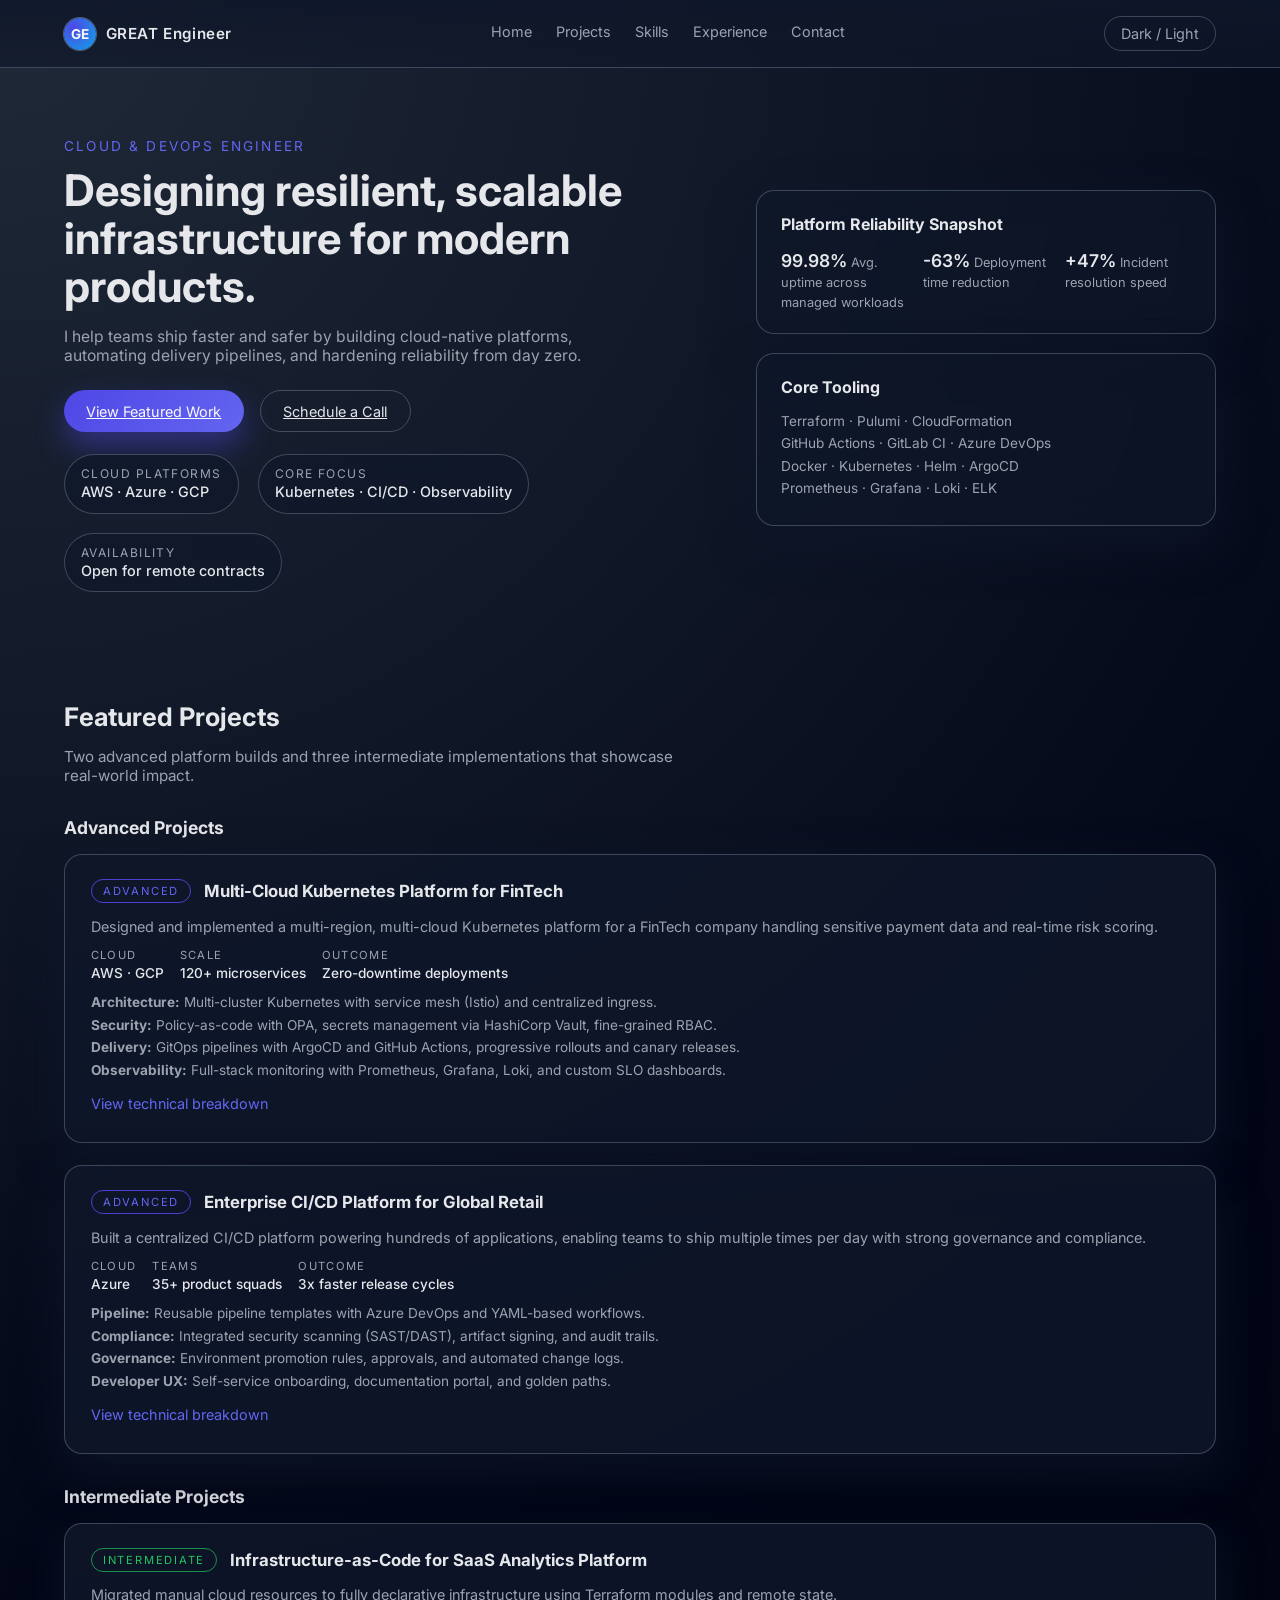
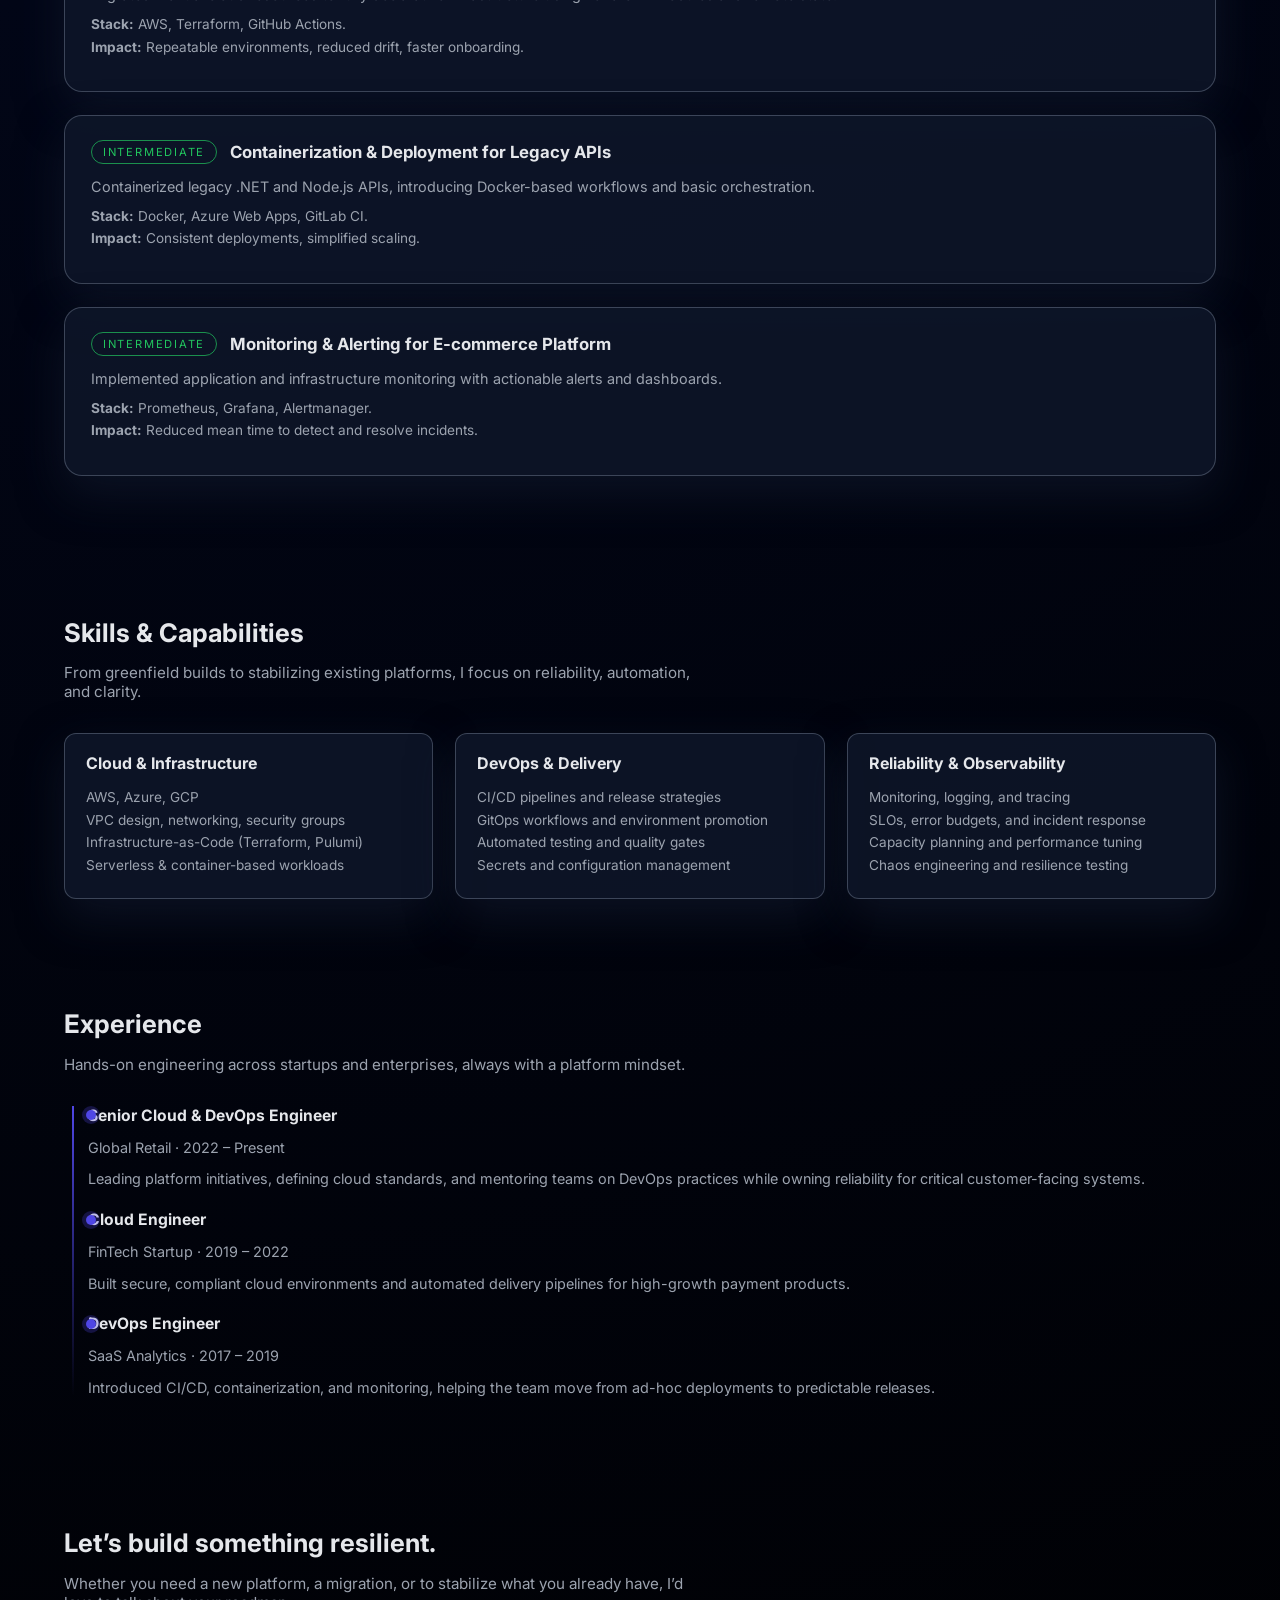
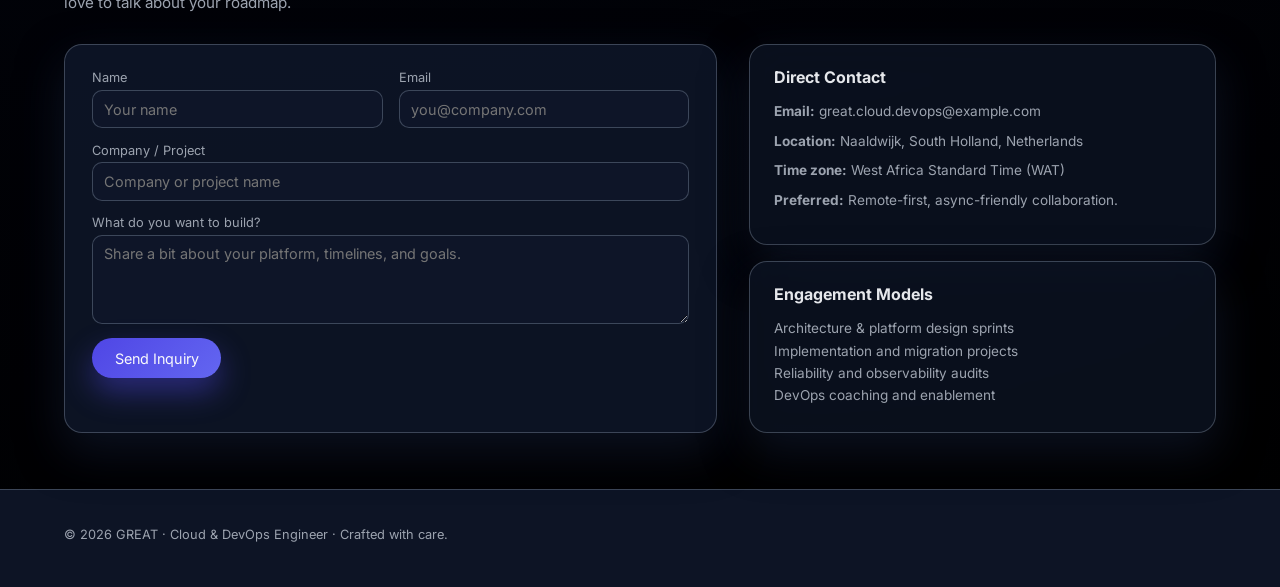
<file: frontend/index.html>
<!DOCTYPE html>
<html lang="en">
<head>
  <meta charset="UTF-8" />
  <meta name="viewport" content="width=device-width, initial-scale=1.0" />
  <title>Cloud & DevOps Engineer | Portfolio</title>
  <link rel="stylesheet" href="style.css" />
  <link rel="preconnect" href="https://fonts.googleapis.com">
  <link rel="preconnect" href="https://fonts.gstatic.com" crossorigin>
  <link href="https://fonts.googleapis.com/css2?family=Inter:wght@300;400;500;600;700&display=swap" rel="stylesheet">
</head>
<body>
  <div class="page-gradient"></div>

  <header class="navbar">
    <div class="logo">
      <span class="logo-mark">GE</span>
      <span class="logo-text">GREAT Engineer</span>
    </div>
    <nav>
      <a href="#hero">Home</a>
      <a href="#projects">Projects</a>
      <a href="#skills">Skills</a>
      <a href="#experience">Experience</a>
      <a href="#contact">Contact</a>
    </nav>
    <button class="btn-outline" id="themeToggle">Dark / Light</button>
  </header>

  <section id="hero" class="hero">
    <div class="hero-content">
      <p class="hero-tag">Cloud & DevOps Engineer</p>
      <h1>Designing resilient, scalable infrastructure for modern products.</h1>
      <p class="hero-sub">
        I help teams ship faster and safer by building cloud-native platforms, automating delivery pipelines,
        and hardening reliability from day zero.
      </p>
      <div class="hero-actions">
        <a href="#projects" class="btn-primary">View Featured Work</a>
        <a href="#contact" class="btn-ghost">Schedule a Call</a>
      </div>
      <div class="hero-meta">
        <div class="meta-item">
          <span class="meta-label">Cloud Platforms</span>
          <span class="meta-value">AWS · Azure · GCP</span>
        </div>
        <div class="meta-item">
          <span class="meta-label">Core Focus</span>
          <span class="meta-value">Kubernetes · CI/CD · Observability</span>
        </div>
        <div class="meta-item">
          <span class="meta-label">Availability</span>
          <span class="meta-value">Open for remote contracts</span>
        </div>
      </div>
    </div>
    <div class="hero-panel">
      <div class="glass-card metrics-card">
        <h3>Platform Reliability Snapshot</h3>
        <div class="metrics-grid">
          <div class="metric">
            <span class="metric-label">99.98%</span>
            <span class="metric-desc">Avg. uptime across managed workloads</span>
          </div>
          <div class="metric">
            <span class="metric-label">-63%</span>
            <span class="metric-desc">Deployment time reduction</span>
          </div>
          <div class="metric">
            <span class="metric-label">+47%</span>
            <span class="metric-desc">Incident resolution speed</span>
          </div>
        </div>
      </div>
      <div class="glass-card stack-card">
        <h3>Core Tooling</h3>
        <ul class="stack-list">
          <li>Terraform · Pulumi · CloudFormation</li>
          <li>GitHub Actions · GitLab CI · Azure DevOps</li>
          <li>Docker · Kubernetes · Helm · ArgoCD</li>
          <li>Prometheus · Grafana · Loki · ELK</li>
        </ul>
      </div>
    </div>
  </section>

  <section id="projects" class="section">
    <div class="section-header">
      <h2>Featured Projects</h2>
      <p>Two advanced platform builds and three intermediate implementations that showcase real-world impact.</p>
    </div>

    <h3 class="section-subtitle">Advanced Projects</h3>
    <div class="projects-grid">
      <!-- Advanced Project 1 -->
      <article class="project-card project-advanced">
        <div class="project-header">
          <span class="project-pill">Advanced</span>
          <h3>Multi-Cloud Kubernetes Platform for FinTech</h3>
        </div>
        <p class="project-summary">
          Designed and implemented a multi-region, multi-cloud Kubernetes platform for a FinTech company
          handling sensitive payment data and real-time risk scoring.
        </p>
        <div class="project-meta">
          <div>
            <span class="meta-label">Cloud</span>
            <span class="meta-value">AWS · GCP</span>
          </div>
          <div>
            <span class="meta-label">Scale</span>
            <span class="meta-value">120+ microservices</span>
          </div>
          <div>
            <span class="meta-label">Outcome</span>
            <span class="meta-value">Zero-downtime deployments</span>
          </div>
        </div>
        <ul class="project-highlights">
          <li><strong>Architecture:</strong> Multi-cluster Kubernetes with service mesh (Istio) and centralized ingress.</li>
          <li><strong>Security:</strong> Policy-as-code with OPA, secrets management via HashiCorp Vault, fine-grained RBAC.</li>
          <li><strong>Delivery:</strong> GitOps pipelines with ArgoCD and GitHub Actions, progressive rollouts and canary releases.</li>
          <li><strong>Observability:</strong> Full-stack monitoring with Prometheus, Grafana, Loki, and custom SLO dashboards.</li>
        </ul>
        <button class="btn-link" data-project="advanced1">View technical breakdown</button>
      </article>

      <!-- Advanced Project 2 -->
      <article class="project-card project-advanced">
        <div class="project-header">
          <span class="project-pill">Advanced</span>
          <h3>Enterprise CI/CD Platform for Global Retail</h3>
        </div>
        <p class="project-summary">
          Built a centralized CI/CD platform powering hundreds of applications, enabling teams to ship
          multiple times per day with strong governance and compliance.
        </p>
        <div class="project-meta">
          <div>
            <span class="meta-label">Cloud</span>
            <span class="meta-value">Azure</span>
          </div>
          <div>
            <span class="meta-label">Teams</span>
            <span class="meta-value">35+ product squads</span>
          </div>
          <div>
            <span class="meta-label">Outcome</span>
            <span class="meta-value">3x faster release cycles</span>
          </div>
        </div>
        <ul class="project-highlights">
          <li><strong>Pipeline:</strong> Reusable pipeline templates with Azure DevOps and YAML-based workflows.</li>
          <li><strong>Compliance:</strong> Integrated security scanning (SAST/DAST), artifact signing, and audit trails.</li>
          <li><strong>Governance:</strong> Environment promotion rules, approvals, and automated change logs.</li>
          <li><strong>Developer UX:</strong> Self-service onboarding, documentation portal, and golden paths.</li>
        </ul>
        <button class="btn-link" data-project="advanced2">View technical breakdown</button>
      </article>
    </div>

    <h3 class="section-subtitle">Intermediate Projects</h3>
    <div class="projects-grid">
      <!-- Intermediate Project 1 -->
      <article class="project-card">
        <div class="project-header">
          <span class="project-pill project-pill-intermediate">Intermediate</span>
          <h3>Infrastructure-as-Code for SaaS Analytics Platform</h3>
        </div>
        <p class="project-summary">
          Migrated manual cloud resources to fully declarative infrastructure using Terraform modules and remote state.
        </p>
        <ul class="project-highlights">
          <li><strong>Stack:</strong> AWS, Terraform, GitHub Actions.</li>
          <li><strong>Impact:</strong> Repeatable environments, reduced drift, faster onboarding.</li>
        </ul>
      </article>

      <!-- Intermediate Project 2 -->
      <article class="project-card">
        <div class="project-header">
          <span class="project-pill project-pill-intermediate">Intermediate</span>
          <h3>Containerization & Deployment for Legacy APIs</h3>
        </div>
        <p class="project-summary">
          Containerized legacy .NET and Node.js APIs, introducing Docker-based workflows and basic orchestration.
        </p>
        <ul class="project-highlights">
          <li><strong>Stack:</strong> Docker, Azure Web Apps, GitLab CI.</li>
          <li><strong>Impact:</strong> Consistent deployments, simplified scaling.</li>
        </ul>
      </article>

      <!-- Intermediate Project 3 -->
      <article class="project-card">
        <div class="project-header">
          <span class="project-pill project-pill-intermediate">Intermediate</span>
          <h3>Monitoring & Alerting for E-commerce Platform</h3>
        </div>
        <p class="project-summary">
          Implemented application and infrastructure monitoring with actionable alerts and dashboards.
        </p>
        <ul class="project-highlights">
          <li><strong>Stack:</strong> Prometheus, Grafana, Alertmanager.</li>
          <li><strong>Impact:</strong> Reduced mean time to detect and resolve incidents.</li>
        </ul>
      </article>
    </div>
  </section>

  <section id="skills" class="section">
    <div class="section-header">
      <h2>Skills & Capabilities</h2>
      <p>From greenfield builds to stabilizing existing platforms, I focus on reliability, automation, and clarity.</p>
    </div>
    <div class="skills-grid">
      <div class="skills-column">
        <h3>Cloud & Infrastructure</h3>
        <ul>
          <li>AWS, Azure, GCP</li>
          <li>VPC design, networking, security groups</li>
          <li>Infrastructure-as-Code (Terraform, Pulumi)</li>
          <li>Serverless & container-based workloads</li>
        </ul>
      </div>
      <div class="skills-column">
        <h3>DevOps & Delivery</h3>
        <ul>
          <li>CI/CD pipelines and release strategies</li>
          <li>GitOps workflows and environment promotion</li>
          <li>Automated testing and quality gates</li>
          <li>Secrets and configuration management</li>
        </ul>
      </div>
      <div class="skills-column">
        <h3>Reliability & Observability</h3>
        <ul>
          <li>Monitoring, logging, and tracing</li>
          <li>SLOs, error budgets, and incident response</li>
          <li>Capacity planning and performance tuning</li>
          <li>Chaos engineering and resilience testing</li>
        </ul>
      </div>
    </div>
  </section>

  <section id="experience" class="section">
    <div class="section-header">
      <h2>Experience</h2>
      <p>Hands-on engineering across startups and enterprises, always with a platform mindset.</p>
    </div>
    <div class="timeline">
      <div class="timeline-item">
        <div class="timeline-dot"></div>
        <div class="timeline-content">
          <h3>Senior Cloud & DevOps Engineer</h3>
          <p class="timeline-meta">Global Retail · 2022 – Present</p>
          <p>
            Leading platform initiatives, defining cloud standards, and mentoring teams on DevOps practices
            while owning reliability for critical customer-facing systems.
          </p>
        </div>
      </div>
      <div class="timeline-item">
        <div class="timeline-dot"></div>
        <div class="timeline-content">
          <h3>Cloud Engineer</h3>
          <p class="timeline-meta">FinTech Startup · 2019 – 2022</p>
          <p>
            Built secure, compliant cloud environments and automated delivery pipelines for high-growth payment products.
          </p>
        </div>
      </div>
      <div class="timeline-item">
        <div class="timeline-dot"></div>
        <div class="timeline-content">
          <h3>DevOps Engineer</h3>
          <p class="timeline-meta">SaaS Analytics · 2017 – 2019</p>
          <p>
            Introduced CI/CD, containerization, and monitoring, helping the team move from ad-hoc deployments to predictable releases.
          </p>
        </div>
      </div>
    </div>
  </section>

  <section id="contact" class="section section-contact">
    <div class="section-header">
      <h2>Let’s build something resilient.</h2>
      <p>
        Whether you need a new platform, a migration, or to stabilize what you already have,
        I’d love to talk about your roadmap.
      </p>
    </div>
    <div class="contact-grid">
      <form class="contact-form" id="contactForm">
        <div class="form-row">
          <div class="form-field">
            <label for="name">Name</label>
            <input id="name" type="text" placeholder="Your name" required />
          </div>
          <div class="form-field">
            <label for="email">Email</label>
            <input id="email" type="email" placeholder="you@company.com" required />
          </div>
        </div>
        <div class="form-field">
          <label for="company">Company / Project</label>
          <input id="company" type="text" placeholder="Company or project name" />
        </div>
        <div class="form-field">
          <label for="message">What do you want to build?</label>
          <textarea id="message" rows="4" placeholder="Share a bit about your platform, timelines, and goals." required></textarea>
        </div>
        <button type="submit" class="btn-primary">Send Inquiry</button>
        <p class="form-note" id="formNote"></p>
      </form>

      <div class="contact-info">
        <div class="glass-card contact-card">
          <h3>Direct Contact</h3>
          <p><strong>Email:</strong> great.cloud.devops@example.com</p>
          <p><strong>Location:</strong> Naaldwijk, South Holland, Netherlands</p>
          <p><strong>Time zone:</strong> West Africa Standard Time (WAT)</p>
          <p><strong>Preferred:</strong> Remote-first, async-friendly collaboration.</p>
        </div>
        <div class="glass-card contact-card">
          <h3>Engagement Models</h3>
          <ul>
            <li>Architecture & platform design sprints</li>
            <li>Implementation and migration projects</li>
            <li>Reliability and observability audits</li>
            <li>DevOps coaching and enablement</li>
          </ul>
        </div>
      </div>
    </div>
  </section>

  <footer class="footer">
    <p>© <span id="year"></span> GREAT · Cloud & DevOps Engineer · Crafted with care.</p>
  </footer>

  <div class="modal-backdrop" id="projectModal">
    <div class="modal">
      <button class="modal-close" id="modalClose">×</button>
      <div class="modal-content" id="modalContent">
        <!-- Filled by JS -->
      </div>
    </div>
  </div>

  <script src="script.js"></script>
</body>
</html>
</file>
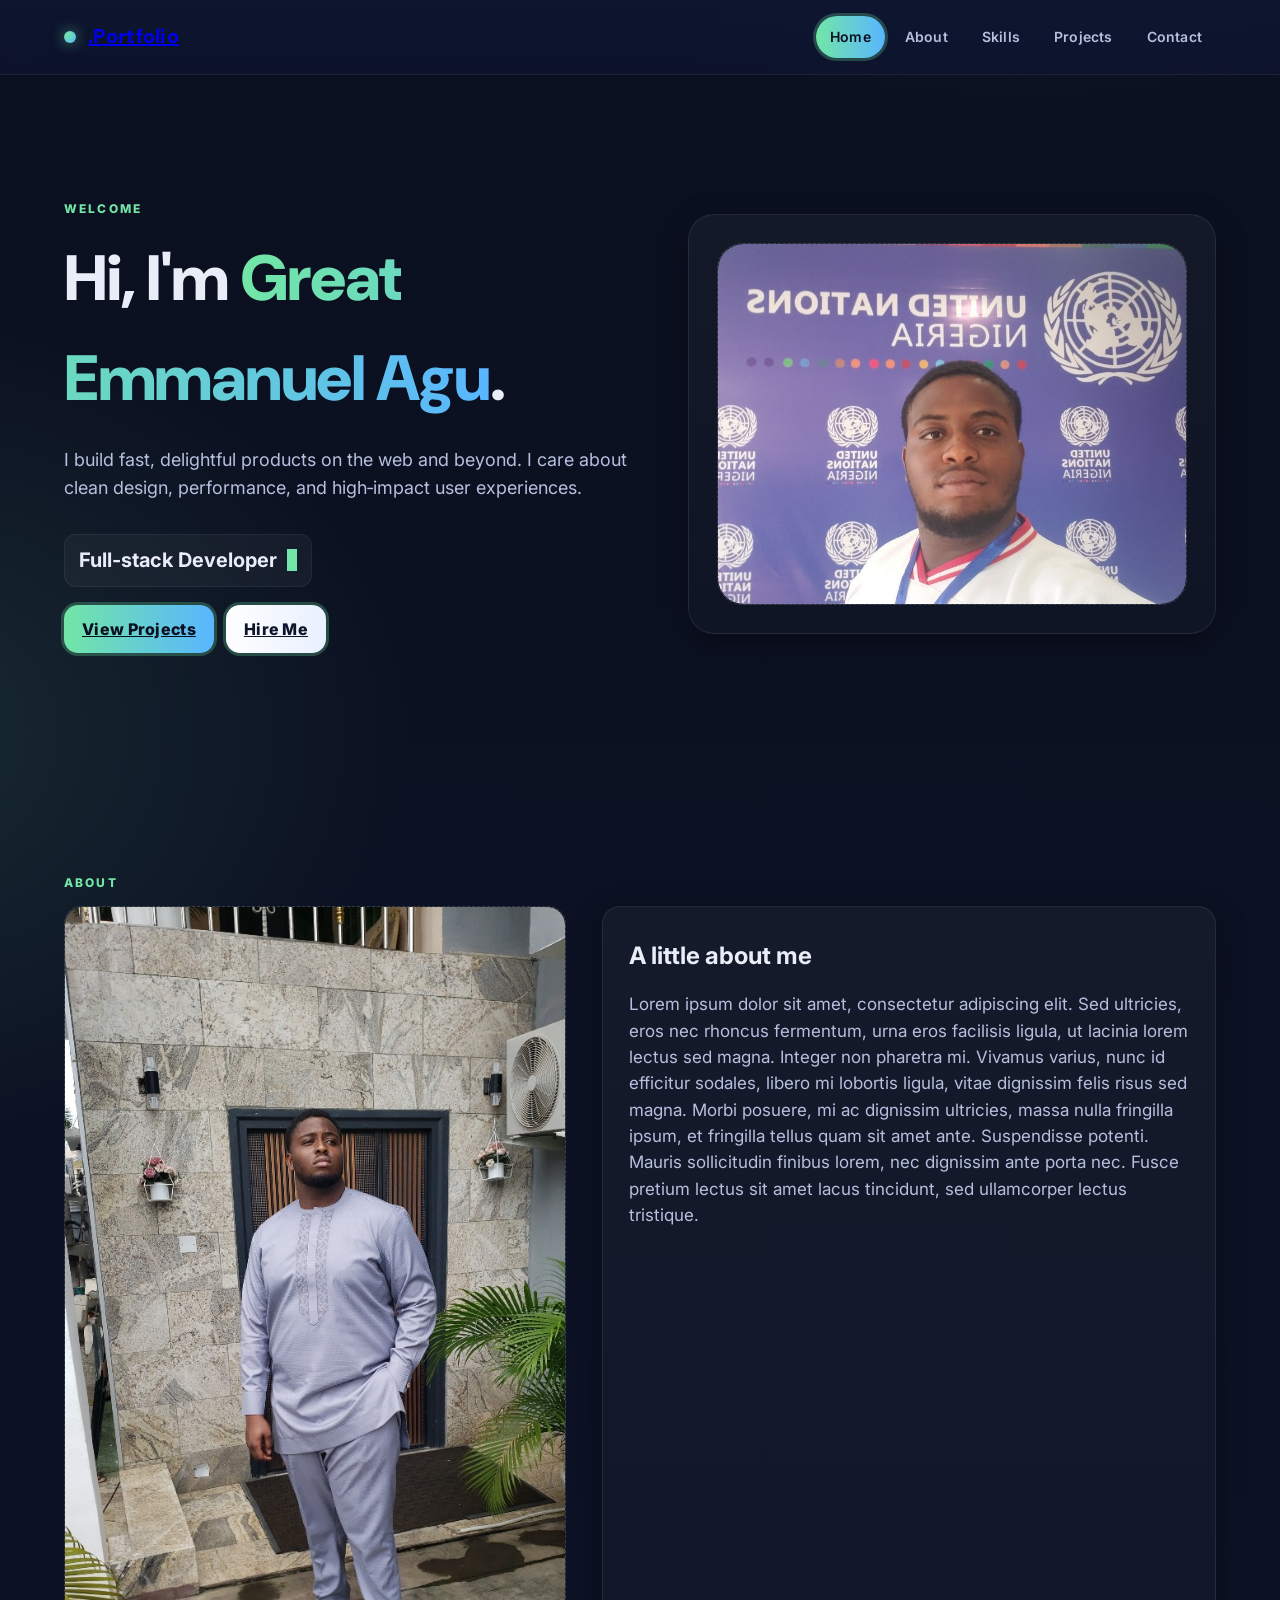
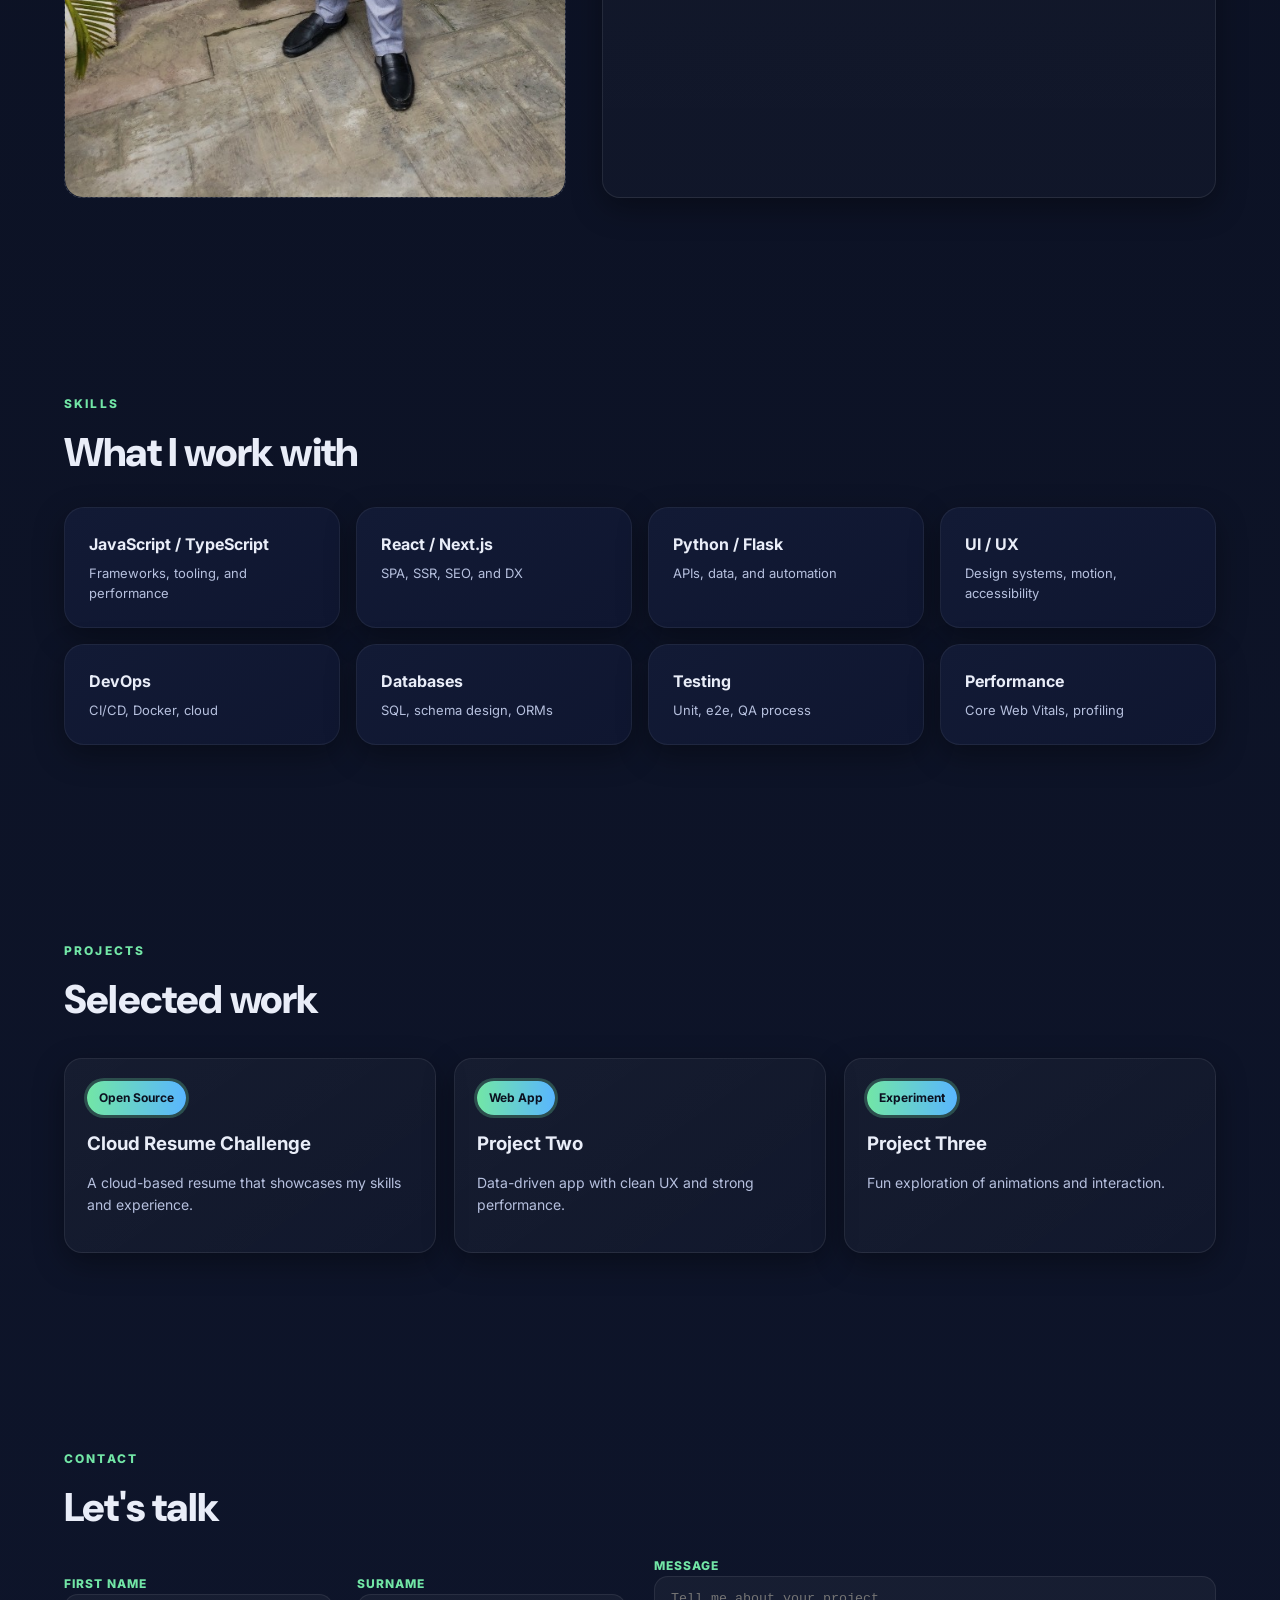
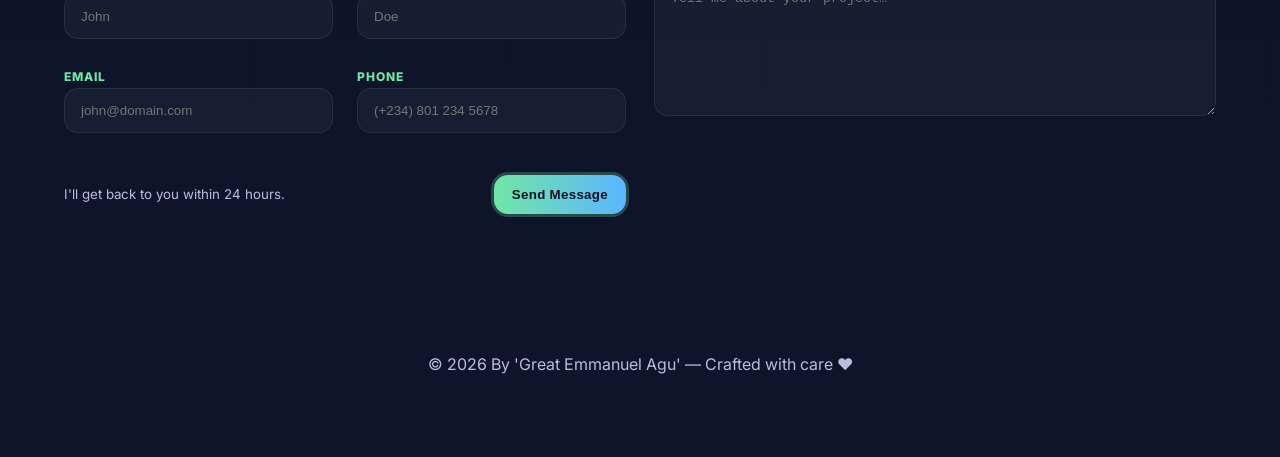
<file: frontend_2/portfolio.html>
<!DOCTYPE html>
<html lang="en">
<head>
  <meta charset="UTF-8" />
  <meta name="viewport" content="width=device-width, initial-scale=1" />
  <title>Prime Path — Portfolio</title>
  <meta name="description" content="A premium, single-page portfolio with smooth interactions and typewriter hero." />

  <!-- Typography -->
  <link rel="preconnect" href="https://fonts.googleapis.com">
  <link rel="preconnect" href="https://fonts.gstatic.com" crossorigin>
  <link href="https://fonts.googleapis.com/css2?family=Inter:wght@300;400;500;600;700;800;900&family=DM+Sans:wght@400;500;700&display=swap" rel="stylesheet">


  <link rel="stylesheet" type="text/css" href="portfolio.css">
</head>
<body>
  <!-- ================= NAV ================= -->
  <nav class="nav">
    <div class="wrap">
      <a class="brand" href="#home" aria-label="Scroll to top">
        <span class="dot" aria-hidden="true"></span>
        <span>.Portfolio</span>
      </a>
      <div class="navlinks" id="navlinks">
        <a href="#home">Home</a>
        <a href="#about">About</a>
        <a href="#skills">Skills</a>
        <a href="#projects">Projects</a>
        <a href="#contact">Contact</a>
      </div>
    </div>
  </nav>

  <!-- ================= HERO ================= -->
  <header id="home" class="section hero">
    <div class="hero-grid">
      <div>
        <span class="eyebrow">Welcome</span>
        <h1 class="h1">Hi, I'm <span style="background:linear-gradient(90deg,var(--brand),var(--brand-2)); -webkit-background-clip:text; background-clip:text; color:transparent">Great Emmanuel Agu</span>.</h1>
        <p class="lead">I build fast, delightful products on the web and beyond. I care about clean design, performance, and high‑impact user experiences.</p>
        <div class="type" aria-live="polite">
          <span id="typewriter"></span>
          <span class="caret" aria-hidden="true"></span>
        </div>
        <div class="row" style="margin-top:18px">
          <a class="btn" href="#projects">View Projects</a>
          <a class="btn" style="background:linear-gradient(90deg, #fff, #e8efff); color:#0e152b" href="#contact">Hire Me</a>
        </div>
      </div>
      <div class="hero-card">
        <div class="avatar"><img src="1-web.jpg" alt="Hero image placeholder (1200×900)"></div>
      </div>
    </div>
  </header>

  <!-- ================= ABOUT ================= -->
  <section id="about" class="section">
    <span class="eyebrow">About</span>
    <div class="about" style="margin-top:12px">
      <div class="photo"><img src="4.jpg" alt="Profile image placeholder (800×1000)"></div>
      <div class="card">
        <h2 style="margin:4px 0 6px">A little about me</h2>
        <p style="color:var(--muted); font-size: 17px;">
          Lorem ipsum dolor sit amet, consectetur adipiscing elit. Sed ultricies, eros nec rhoncus fermentum, urna eros facilisis ligula, ut lacinia lorem lectus sed magna. Integer non pharetra mi. Vivamus varius, nunc id efficitur sodales, libero mi lobortis ligula, vitae dignissim felis risus sed magna. Morbi posuere, mi ac dignissim ultricies, massa nulla fringilla ipsum, et fringilla tellus quam sit amet ante. Suspendisse potenti. Mauris sollicitudin finibus lorem, nec dignissim ante porta nec. Fusce pretium lectus sit amet lacus tincidunt, sed ullamcorper lectus tristique.
        </p>
      </div>
    </div>
  </section>

  <!-- ================= SKILLS ================= -->
  <section id="skills" class="section">
    <span class="eyebrow">Skills</span>
    <h2 class="h1" style="font-size: clamp(28px,4vw,40px); margin-top:6px">What I work with</h2>
    <div class="skills-grid" id="skillsGrid">
      <div class="skill" data-tilt>
        <div class="shine"></div>
        <div class="label">JavaScript / TypeScript</div>
        <div class="sub">Frameworks, tooling, and performance</div>
      </div>
      <div class="skill" data-tilt>
        <div class="shine"></div>
        <div class="label">React / Next.js</div>
        <div class="sub">SPA, SSR, SEO, and DX</div>
      </div>
      <div class="skill" data-tilt>
        <div class="shine"></div>
        <div class="label">Python / Flask</div>
        <div class="sub">APIs, data, and automation</div>
      </div>
      <div class="skill" data-tilt>
        <div class="shine"></div>
        <div class="label">UI / UX</div>
        <div class="sub">Design systems, motion, accessibility</div>
      </div>
      <div class="skill" data-tilt>
        <div class="shine"></div>
        <div class="label">DevOps</div>
        <div class="sub">CI/CD, Docker, cloud</div>
      </div>
      <div class="skill" data-tilt>
        <div class="shine"></div>
        <div class="label">Databases</div>
        <div class="sub">SQL, schema design, ORMs</div>
      </div>
      <div class="skill" data-tilt>
        <div class="shine"></div>
        <div class="label">Testing</div>
        <div class="sub">Unit, e2e, QA process</div>
      </div>
      <div class="skill" data-tilt>
        <div class="shine"></div>
        <div class="label">Performance</div>
        <div class="sub">Core Web Vitals, profiling</div>
      </div>
    </div>
  </section>

  <!-- ================= PROJECTS ================= -->
  <section id="projects" class="section">
    <span class="eyebrow">Projects</span>
    <h2 class="h1" style="font-size: clamp(28px,4vw,40px); margin-top:6px">Selected work</h2>
    <div class="projects">
      <article class="card reveal">
        <span class="tag">Open Source</span>
        <h3>Cloud Resume Challenge</h3>
        <p>A cloud-based resume that showcases my skills and experience.</p>
        <a href="https://github.com/Fire-lace/cloud-resume-challenge.git" target="_blank" rel="noopener noreferrer" aria-label="Open Project One on GitHub"></a>
      </article>
      <article class="card reveal">
        <span class="tag">Web App</span>
        <h3>Project Two</h3>
        <p>Data-driven app with clean UX and strong performance.</p>
        <a href="https://github.com/username/project-two" target="_blank" rel="noopener noreferrer" aria-label="Open Project Two on GitHub"></a>
      </article>
      <article class="card reveal">
        <span class="tag">Experiment</span>
        <h3>Project Three</h3>
        <p>Fun exploration of animations and interaction.</p>
        <a href="https://github.com/username/project-three" target="_blank" rel="noopener noreferrer" aria-label="Open Project Three on GitHub"></a>
      </article>
    </div>
  </section>

  <!-- ================= CONTACT ================= -->
  <section id="contact" class="section">
    <span class="eyebrow">Contact</span>
    <h2 class="h1" style="font-size: clamp(28px,4vw,40px); margin-top:6px">Let's talk</h2>

    <form id="contactForm" class="split" onsubmit="return false" autocomplete="on">
      <div class="contact-grid">
        <div>
          <label for="first" class="eyebrow" style="letter-spacing:.08em">First Name</label>
          <input class="input" id="first" name="first" placeholder="John" required />
        </div>
        <div>
          <label for="last" class="eyebrow" style="letter-spacing:.08em">Surname</label>
          <input class="input" id="last" name="last" placeholder="Doe" required />
        </div>
        <div>
          <label for="email" class="eyebrow" style="letter-spacing:.08em">Email</label>
          <input class="input" id="email" name="email" placeholder="john@domain.com" type="email" required />
        </div>
        <div>
          <label for="phone" class="eyebrow" style="letter-spacing:.08em">Phone</label>
          <input class="input" id="phone" name="phone" placeholder="(+234) 801 234 5678" type="tel" />
        </div>
      </div>
      <div>
        <label for="message" class="eyebrow" style="letter-spacing:.08em">Message</label>
        <textarea class="input" id="message" name="message" placeholder="Tell me about your project…" required></textarea>
      </div>
      <div class="row" style="justify-content: space-between; margin-top:14px;">
        <small id="formStatus" style="color:var(--muted)">I'll get back to you within 24 hours.</small>
        <button class="btn" id="sendBtn" type="submit">Send Message</button>
      </div>
    </form>
  </section>

  <footer>
    © <span id="year"></span> By 'Great Emmanuel Agu' — Crafted with care ❤️
  </footer>

  <script type="text/javascript" src="portfolio.js"></script>
</body>
</html>
</file>
<file: frontend/style.css>
:root {
  --bg: #050816;
  --bg-alt: #0b1020;
  --accent: #4f46e5;
  --accent-soft: rgba(79, 70, 229, 0.18);
  --accent-strong: #6366f1;
  --text: #e5e7eb;
  --text-muted: #9ca3af;
  --border-subtle: rgba(148, 163, 184, 0.35);
  --card-bg: rgba(15, 23, 42, 0.85);
  --glass-bg: rgba(15, 23, 42, 0.65);
  --shadow-soft: 0 18px 45px rgba(15, 23, 42, 0.75);
  --radius-lg: 18px;
  --radius-md: 12px;
  --radius-pill: 999px;
  --transition-fast: 0.18s ease-out;
  --transition-med: 0.25s ease-out;
}

[data-theme="light"] {
  --bg: #f3f4f6;
  --bg-alt: #ffffff;
  --accent: #4f46e5;
  --accent-soft: rgba(79, 70, 229, 0.08);
  --accent-strong: #4f46e5;
  --text: #111827;
  --text-muted: #6b7280;
  --border-subtle: rgba(209, 213, 219, 0.9);
  --card-bg: #ffffff;
  --glass-bg: rgba(255, 255, 255, 0.9);
  --shadow-soft: 0 18px 45px rgba(15, 23, 42, 0.12);
}

*,
*::before,
*::after {
  box-sizing: border-box;
}

html, body {
  margin: 0;
  padding: 0;
  font-family: "Inter", system-ui, -apple-system, BlinkMacSystemFont, "Segoe UI", sans-serif;
  background: radial-gradient(circle at top left, #1f2937 0, #020617 40%, #000000 100%);
  color: var(--text);
  scroll-behavior: smooth;
}

body {
  position: relative;
  min-height: 100vh;
}

.page-gradient {
  position: fixed;
  inset: 0;
  pointer-events: none;
  background:
    radial-gradient(circle at 10% 0%, rgba(79, 70, 229, 0.18), transparent 55%),
    radial-gradient(circle at 90% 100%, rgba(14, 165, 233, 0.18), transparent 55%);
  opacity: 0.9;
  z-index: -1;
}

/* Layout */

.navbar {
  position: sticky;
  top: 0;
  z-index: 50;
  display: flex;
  align-items: center;
  justify-content: space-between;
  padding: 1rem 5vw;
  backdrop-filter: blur(18px);
  background: linear-gradient(to bottom, rgba(15, 23, 42, 0.9), rgba(15, 23, 42, 0.6));
  border-bottom: 1px solid var(--border-subtle);
}

.logo {
  display: flex;
  align-items: center;
  gap: 0.6rem;
}

.logo-mark {
  width: 32px;
  height: 32px;
  border-radius: var(--radius-pill);
  background: radial-gradient(circle at 30% 30%, #4f46e5, #0ea5e9);
  display: flex;
  align-items: center;
  justify-content: center;
  font-weight: 700;
  font-size: 0.85rem;
  color: #f9fafb;
  box-shadow: 0 0 0 1px rgba(148, 163, 184, 0.5);
}

.logo-text {
  font-weight: 600;
  letter-spacing: 0.04em;
  font-size: 0.95rem;
}

.navbar nav {
  display: flex;
  gap: 1.5rem;
}

.navbar nav a {
  color: var(--text-muted);
  text-decoration: none;
  font-size: 0.9rem;
  position: relative;
  padding-bottom: 0.2rem;
  transition: color var(--transition-fast);
}

.navbar nav a::after {
  content: "";
  position: absolute;
  left: 0;
  bottom: 0;
  width: 0;
  height: 2px;
  background: linear-gradient(to right, var(--accent), #0ea5e9);
  transition: width var(--transition-med);
}

.navbar nav a:hover {
  color: var(--text);
}

.navbar nav a:hover::after {
  width: 100%;
}

/* Buttons */

.btn-primary,
.btn-ghost,
.btn-outline,
.btn-link {
  font-family: inherit;
  border-radius: var(--radius-pill);
  border: none;
  cursor: pointer;
  font-size: 0.9rem;
  padding: 0.7rem 1.4rem;
  display: inline-flex;
  align-items: center;
  justify-content: center;
  gap: 0.4rem;
  transition: transform var(--transition-fast), box-shadow var(--transition-fast), background var(--transition-fast), color var(--transition-fast), border-color var(--transition-fast);
}

.btn-primary {
  background: linear-gradient(135deg, var(--accent), var(--accent-strong));
  color: #f9fafb;
  box-shadow: 0 14px 30px rgba(79, 70, 229, 0.45);
}

.btn-primary:hover {
  transform: translateY(-1px);
  box-shadow: 0 18px 40px rgba(79, 70, 229, 0.6);
}

.btn-ghost {
  background: transparent;
  color: var(--text);
  border: 1px solid var(--border-subtle);
}

.btn-ghost:hover {
  background: rgba(15, 23, 42, 0.6);
}

.btn-outline {
  background: transparent;
  color: var(--text-muted);
  border-radius: var(--radius-pill);
  border: 1px solid var(--border-subtle);
  padding: 0.5rem 1rem;
}

.btn-outline:hover {
  color: var(--text);
  background: rgba(15, 23, 42, 0.7);
}

.btn-link {
  background: transparent;
  color: var(--accent-strong);
  padding: 0.3rem 0;
  border-radius: 0;
  border-bottom: 1px solid transparent;
}

.btn-link:hover {
  border-bottom-color: var(--accent-strong);
}

/* Hero */

.hero {
  display: grid;
  grid-template-columns: minmax(0, 1.4fr) minmax(0, 1fr);
  gap: 3rem;
  padding: 3.5rem 5vw 2.5rem;
  align-items: center;
}

.hero-content h1 {
  font-size: clamp(2.4rem, 3.4vw, 3.6rem);
  line-height: 1.1;
  margin: 0.4rem 0 1rem;
}

.hero-tag {
  font-size: 0.85rem;
  text-transform: uppercase;
  letter-spacing: 0.16em;
  color: var(--accent-strong);
}

.hero-sub {
  color: var(--text-muted);
  max-width: 36rem;
  font-size: 0.98rem;
}

.hero-actions {
  display: flex;
  flex-wrap: wrap;
  gap: 1rem;
  margin: 1.6rem 0 1.2rem;
}

.hero-meta {
  display: flex;
  flex-wrap: wrap;
  gap: 1.2rem;
  margin-top: 1.4rem;
}

.hero-meta .meta-item {
  padding: 0.7rem 1rem;
  border-radius: var(--radius-pill);
  border: 1px solid var(--border-subtle);
  background: rgba(15, 23, 42, 0.7);
  backdrop-filter: blur(12px);
}

.meta-label {
  display: block;
  font-size: 0.75rem;
  text-transform: uppercase;
  letter-spacing: 0.12em;
  color: var(--text-muted);
}

.meta-value {
  font-size: 0.9rem;
  font-weight: 500;
}

/* Hero panel */

.hero-panel {
  display: flex;
  flex-direction: column;
  gap: 1.2rem;
}

.glass-card {
  background: var(--glass-bg);
  border-radius: var(--radius-lg);
  border: 1px solid var(--border-subtle);
  box-shadow: var(--shadow-soft);
  padding: 1.4rem 1.5rem;
  backdrop-filter: blur(18px);
}

.metrics-card h3,
.stack-card h3 {
  margin-top: 0;
  font-size: 1rem;
}

.metrics-grid {
  display: grid;
  grid-template-columns: repeat(3, minmax(0, 1fr));
  gap: 1rem;
  margin-top: 1rem;
}

.metric-label {
  font-size: 1.1rem;
  font-weight: 600;
}

.metric-desc {
  font-size: 0.8rem;
  color: var(--text-muted);
}

.stack-list {
  list-style: none;
  padding: 0;
  margin: 0.8rem 0 0;
}

.stack-list li {
  font-size: 0.85rem;
  color: var(--text-muted);
  margin-bottom: 0.4rem;
}

/* Sections */

.section {
  padding: 3rem 5vw 2.5rem;
}

.section-header {
  max-width: 40rem;
  margin-bottom: 2rem;
}

.section-header h2 {
  font-size: 1.6rem;
  margin-bottom: 0.4rem;
}

.section-header p {
  color: var(--text-muted);
  font-size: 0.95rem;
}

.section-subtitle {
  font-size: 1.1rem;
  margin-bottom: 1rem;
}

/* Projects */

.projects-grid {
  display: grid;
  grid-template-columns: minmax(0, 1fr);
  gap: 1.4rem;
  margin-bottom: 2rem;
}

.project-card {
  background: var(--card-bg);
  border-radius: var(--radius-lg);
  border: 1px solid var(--border-subtle);
  padding: 1.5rem 1.6rem;
  box-shadow: var(--shadow-soft);
  position: relative;
  overflow: hidden;
}

.project-card::before {
  content: "";
  position: absolute;
  inset: 0;
  background: radial-gradient(circle at 0 0, var(--accent-soft), transparent 55%);
  opacity: 0;
  transition: opacity var(--transition-med);
  pointer-events: none;
}

.project-card:hover::before {
  opacity: 1;
}

.project-header {
  display: flex;
  align-items: center;
  gap: 0.8rem;
  margin-bottom: 0.6rem;
}

.project-header h3 {
  margin: 0;
  font-size: 1.05rem;
}

.project-pill {
  font-size: 0.7rem;
  text-transform: uppercase;
  letter-spacing: 0.16em;
  padding: 0.25rem 0.7rem;
  border-radius: var(--radius-pill);
  border: 1px solid rgba(148, 163, 184, 0.7);
  color: var(--text-muted);
}

.project-pill-intermediate {
  border-color: rgba(34, 197, 94, 0.7);
  color: #22c55e;
}

.project-advanced .project-pill {
  border-color: rgba(79, 70, 229, 0.9);
  color: var(--accent-strong);
}

.project-summary {
  font-size: 0.9rem;
  color: var(--text-muted);
  margin-bottom: 0.8rem;
}

.project-meta {
  display: flex;
  flex-wrap: wrap;
  gap: 1rem;
  margin-bottom: 0.8rem;
}

.project-meta .meta-label {
  font-size: 0.7rem;
}

.project-meta .meta-value {
  font-size: 0.85rem;
}

.project-highlights {
  list-style: none;
  padding: 0;
  margin: 0 0 0.8rem;
  font-size: 0.85rem;
  color: var(--text-muted);
}

.project-highlights li {
  margin-bottom: 0.4rem;
}

/* Skills */

.skills-grid {
  display: grid;
  grid-template-columns: repeat(3, minmax(0, 1fr));
  gap: 1.4rem;
}

.skills-column {
  background: var(--card-bg);
  border-radius: var(--radius-md);
  border: 1px solid var(--border-subtle);
  padding: 1.2rem 1.3rem;
  box-shadow: var(--shadow-soft);
}

.skills-column h3 {
  margin-top: 0;
  font-size: 1rem;
}

.skills-column ul {
  list-style: none;
  padding: 0;
  margin: 0.6rem 0 0;
  font-size: 0.85rem;
  color: var(--text-muted);
}

.skills-column li {
  margin-bottom: 0.4rem;
}

/* Timeline */

.timeline {
  position: relative;
  margin-top: 1rem;
  padding-left: 1.5rem;
}

.timeline::before {
  content: "";
  position: absolute;
  left: 0.5rem;
  top: 0;
  bottom: 0;
  width: 2px;
  background: linear-gradient(to bottom, var(--accent), transparent);
}

.timeline-item {
  position: relative;
  margin-bottom: 1.4rem;
}

.timeline-dot {
  position: absolute;
  left: -0.1rem;
  top: 0.3rem;
  width: 10px;
  height: 10px;
  border-radius: 50%;
  background: var(--accent);
  box-shadow: 0 0 0 4px rgba(79, 70, 229, 0.25);
}

.timeline-content h3 {
  margin: 0;
  font-size: 0.98rem;
}

.timeline-meta {
  font-size: 0.8rem;
  color: var(--text-muted);
  margin-bottom: 0.3rem;
}

.timeline-content p {
  font-size: 0.9rem;
  color: var(--text-muted);
}

/* Contact */

.section-contact {
  padding-bottom: 3.5rem;
}

.contact-grid {
  display: grid;
  grid-template-columns: minmax(0, 1.4fr) minmax(0, 1fr);
  gap: 2rem;
}

.contact-form {
  background: var(--card-bg);
  border-radius: var(--radius-lg);
  border: 1px solid var(--border-subtle);
  padding: 1.6rem 1.7rem;
  box-shadow: var(--shadow-soft);
}

.form-row {
  display: grid;
  grid-template-columns: repeat(2, minmax(0, 1fr));
  gap: 1rem;
}

.form-field {
  display: flex;
  flex-direction: column;
  gap: 0.3rem;
  margin-bottom: 0.9rem;
}

.form-field label {
  font-size: 0.8rem;
  color: var(--text-muted);
}

.form-field input,
.form-field textarea {
  border-radius: 10px;
  border: 1px solid var(--border-subtle);
  background: rgba(15, 23, 42, 0.9);
  color: var(--text);
  padding: 0.6rem 0.7rem;
  font-size: 0.9rem;
  font-family: inherit;
  outline: none;
  transition: border-color var(--transition-fast), box-shadow var(--transition-fast), background var(--transition-fast);
}

[data-theme="light"] .form-field input,
[data-theme="light"] .form-field textarea {
  background: #f9fafb;
}

.form-field input:focus,
.form-field textarea:focus {
  border-color: var(--accent-strong);
  box-shadow: 0 0 0 1px rgba(79, 70, 229, 0.6);
}

.form-note {
  font-size: 0.8rem;
  color: var(--text-muted);
  margin-top: 0.6rem;
}

.contact-info {
  display: flex;
  flex-direction: column;
  gap: 1rem;
}

.contact-card h3 {
  margin-top: 0;
  font-size: 1rem;
}

.contact-card p,
.contact-card ul {
  font-size: 0.85rem;
  color: var(--text-muted);
}

.contact-card ul {
  list-style: none;
  padding: 0;
  margin: 0.6rem 0 0;
}

.contact-card li {
  margin-bottom: 0.4rem;
}

/* Footer */

.footer {
  padding: 1.5rem 5vw 2rem;
  font-size: 0.8rem;
  color: var(--text-muted);
  border-top: 1px solid var(--border-subtle);
  background: rgba(15, 23, 42, 0.9);
}

/* Modal */

.modal-backdrop {
  position: fixed;
  inset: 0;
  background: rgba(15, 23, 42, 0.75);
  display: none;
  align-items: center;
  justify-content: center;
  z-index: 60;
}

.modal-backdrop.active {
  display: flex;
}

.modal {
  background: var(--glass-bg);
  border-radius: var(--radius-lg);
  border: 1px solid var(--border-subtle);
  box-shadow: var(--shadow-soft);
  max-width: 640px;
  width: 90%;
  padding: 1.4rem 1.6rem;
  position: relative;
}

.modal-close {
  position: absolute;
  top: 0.7rem;
  right: 0.9rem;
  border: none;
  background: transparent;
  color: var(--text-muted);
  font-size: 1.2rem;
  cursor: pointer;
}

.modal-content h3 {
  margin-top: 0;
}

.modal-content ul {
  list-style: none;
  padding: 0;
  margin: 0.6rem 0 0;
  font-size: 0.9rem;
  color: var(--text-muted);
}

.modal-content li {
  margin-bottom: 0.4rem;
}

/* Responsive */

@media (max-width: 960px) {
  .hero {
    grid-template-columns: minmax(0, 1fr);
  }

  .hero-panel {
    order: -1;
  }

  .contact-grid {
    grid-template-columns: minmax(0, 1fr);
  }

  .skills-grid {
    grid-template-columns: minmax(0, 1fr);
  }

  .navbar nav {
    display: none;
  }
}

@media (max-width: 640px) {
  .hero {
    padding-top: 2.4rem;
  }

  .section {
    padding-top: 2.4rem;
  }

  .form-row {
    grid-template-columns: minmax(0, 1fr);
  }
}
</file>
<file: frontend_2/portfolio.css>
:root{
      /* Elegant, modern palette */
      --bg: #0b1020;
      --bg-soft: #0e152b;
      --card: #121a35;
      --card-2: #0f1630;
      --text: #e9edf8;
      --muted: #b6c0de;
      --brand: #72e6a6; /* mint */
      --brand-2: #59b6ff; /* sky */
      --accent: #ffc466; /* warm */
      --danger: #ff7a7a;

      --ring: 0 0 0 3px rgba(114, 230, 166, 0.25);
      --shadow-soft: 0 10px 30px rgba(0,0,0,.35);
      --shadow-lift: 0 20px 60px rgba(0,0,0,.5);
      --radius: 18px;
      --radius-sm: 12px;
      --radius-lg: 26px;
      --maxw: 1200px;
    }

    *{ box-sizing: border-box; }
    html{ scroll-behavior: smooth; }
    body{
      margin:0; color:var(--text); background: radial-gradient(1200px 800px at 80% -10%, rgba(89,182,255,.15), transparent 60%),
                                      radial-gradient(900px 700px at -10% 20%, rgba(114,230,166,.12), transparent 60%),
                                      linear-gradient(180deg, var(--bg) 0%, var(--bg-soft) 100%);
      font-family: Inter, system-ui, -apple-system, Segoe UI, Roboto, "Helvetica Neue", Arial, "Noto Sans", "Apple Color Emoji", "Segoe UI Emoji";
      line-height: 1.55;
      overflow-x:hidden;
    }

    /* ---------- Navbar ---------- */
    .nav{
      position: sticky; top: 0; z-index: 50;
      backdrop-filter: saturate(140%) blur(12px);
      background: linear-gradient(180deg, rgba(15,22,48,.85), rgba(15,22,48,.55));
      border-bottom: 1px solid rgba(255,255,255,.06);
    }
    .nav .wrap{ max-width: var(--maxw); margin:0 auto; padding: 16px 24px; display:flex; gap:20px; align-items:center; justify-content:space-between; }
    .brand{ display:flex; align-items:center; gap:12px; font-weight:800; letter-spacing:.3px; }
    .brand .dot{ width:12px; height:12px; border-radius:50%; background:radial-gradient(circle at 30% 30%, var(--brand), var(--brand-2)); box-shadow:0 0 14px rgba(114,230,166,.6); }
    .brand span{ font-family: "DM Sans", Inter, sans-serif; font-size:20px; }

    .navlinks{ display:flex; gap:6px; align-items:center; }
    .navlinks a{
      padding:10px 14px; border-radius: 999px; text-decoration:none; color:var(--muted); font-weight:600; font-size:14px; letter-spacing:.2px;
      transition: color .2s ease, background .2s ease, transform .2s ease;
    }
    .navlinks a:hover{ color:var(--text); background:rgba(255,255,255,.05); transform: translateY(-1px); }
    .navlinks a.active{ color:var(--bg); background: linear-gradient(90deg, var(--brand), var(--brand-2)); box-shadow: var(--ring); }

    /* ---------- Layout helpers ---------- */
    .section{ max-width:var(--maxw); margin:0 auto; padding: 96px 24px; }
    .eyebrow{ color:var(--brand); font-weight:800; letter-spacing:.18em; text-transform:uppercase; font-size:12px; }
    .h1{ font-family: "DM Sans", Inter, sans-serif; font-weight:900; font-size: clamp(36px, 6vw, 64px); letter-spacing:-.02em; margin:10px 0 14px; }
    .lead{ color:var(--muted); font-size: clamp(16px, 2.2vw, 18px); max-width: 72ch; }

    /* ---------- Hero ---------- */
    .hero{
      position:relative;
      padding-top: 120px; padding-bottom: 120px;
    }
    .hero-grid{ display:grid; grid-template-columns: 1.05fr .95fr; gap:40px; align-items:center; }
    .hero-card{
      background: linear-gradient(180deg, rgba(255,255,255,.04), rgba(255,255,255,.02));
      border: 1px solid rgba(255,255,255,.08);
      border-radius: var(--radius-lg);
      padding: 28px; box-shadow: var(--shadow-soft);
    }
    .avatar{
      width:100%; aspect-ratio: 1.3/1; border-radius: var(--radius-lg);
      background: linear-gradient(145deg, rgba(255,255,255,.06), rgba(255,255,255,.02));
      border:1px dashed rgba(255,255,255,.15);
      display:grid; place-items:center; color:var(--muted); font-weight:600;
      overflow:hidden;
    }
    .avatar img,
    .about .photo img{
      width:100%; height:100%; display:block; object-fit:cover; object-position:center;
      border-radius: inherit;
    }
    .type{
      display:inline-flex; align-items:center; gap:10px; font-weight:700; font-size:20px;
      margin-top: 14px; padding:10px 14px; border-radius: 12px;
      background: rgba(255,255,255,.04); border:1px solid rgba(255,255,255,.06);
    }
    .caret{ width:10px; height:22px; background: var(--brand); animation: blink 1s steps(1) infinite; }
    @keyframes blink{ 50%{ opacity:0; } }

    /* ---------- About ---------- */
    .about{ display:grid; grid-template-columns: .9fr 1.1fr; gap:36px; }
    .about .photo{ border-radius: var(--radius); min-height: 360px; background: linear-gradient(145deg, rgba(255,255,255,.06), rgba(255,255,255,.02)); border:1px dashed rgba(255,255,255,.15); display:grid; place-items:center; color:var(--muted); overflow:hidden; }
    .about .card{ background: linear-gradient(180deg, rgba(255,255,255,.04), rgba(255,255,255,.02)); border:1px solid rgba(255,255,255,.08); border-radius: var(--radius); padding: 26px; box-shadow: var(--shadow-soft); }

    /* ---------- Skills ---------- */
    .skills-grid{ display:grid; grid-template-columns: repeat(4, 1fr); gap:16px; margin-top:24px; }
    .skill{
      position:relative; padding:24px; border-radius: 20px; background: linear-gradient(145deg, var(--card), var(--card-2));
      border:1px solid rgba(255,255,255,.06); box-shadow: var(--shadow-soft);
      transform-style: preserve-3d; transition: transform .2s ease, box-shadow .2s ease;
      cursor: pointer; overflow:hidden;
    }
    .skill:hover{ box-shadow: 0 16px 60px rgba(89,182,255,.25); }
    .skill .label{ font-weight:700; }
    .skill .sub{ color:var(--muted); font-size:13px; margin-top:6px; }
    .skill .shine{ position:absolute; inset:-100% -100% auto auto; width:60%; height:60%; background: radial-gradient(circle at 30% 30%, rgba(114,230,166,.18), transparent 45%); transform: translateZ(40px); }

    /* ---------- Projects ---------- */
    .projects{
      display:grid; grid-template-columns: repeat(3, 1fr); gap:18px; margin-top:28px;
    }
    .card{
      position:relative; border-radius: 18px; padding:22px; background: linear-gradient(145deg, rgba(255,255,255,.04), rgba(255,255,255,.02));
      border:1px solid rgba(255,255,255,.08); box-shadow: var(--shadow-soft); min-height: 190px;
      transition: transform .25s ease, box-shadow .25s ease, border-color .25s;
    }
    .card:hover{ transform: translateY(-6px); box-shadow: var(--shadow-lift); border-color: rgba(114,230,166,.45); }
    .card a{ position:absolute; inset:0; } /* makes the whole card clickable */
    .tag{ display:inline-flex; gap:8px; align-items:center; padding:8px 12px; border-radius:999px; font-size:12px; font-weight:700; color:var(--bg); background: linear-gradient(90deg, var(--brand), var(--brand-2)); box-shadow: var(--ring); }
    .card h3{ margin:14px 0 8px; }
    .card p{ color:var(--muted); font-size:14px; }

    /* ---------- Contact ---------- */
    .contact-grid{ display:grid; grid-template-columns: 1fr 1fr; gap:24px; margin-top: 18px; }
    .input{
      width:100%; padding:14px 16px; border-radius: 14px; color:var(--text);
      border:1px solid rgba(255,255,255,.08); background: rgba(255,255,255,.04);
      outline:none; transition: border .2s ease, box-shadow .2s ease;
    }
    .input:focus{ border-color: rgba(114,230,166,.65); box-shadow: var(--ring); }
    textarea.input{ min-height: 140px; resize: vertical; }
    .btn{
      display:inline-flex; align-items:center; gap:10px; padding:12px 18px; border-radius: 14px; border:none; cursor:pointer; font-weight:800; letter-spacing:.3px;
      color:var(--bg); background: linear-gradient(90deg, var(--brand), var(--brand-2)); box-shadow: var(--ring);
    }
    .btn:active{ transform: translateY(1px); }

    /* ---------- Footer ---------- */
    footer{ text-align:center; color:var(--muted); padding: 42px 24px 80px; }

    /* ---------- Utilities ---------- */
    .row{ display:flex; gap:12px; align-items:center; flex-wrap:wrap; }
    .split{ display:grid; grid-template-columns: 1fr 1fr; gap:28px; }

    /* ---------- Responsive ---------- */
    @media (max-width: 1024px){
      .hero-grid, .about, .split{ grid-template-columns: 1fr; }
      .projects{ grid-template-columns: repeat(2, 1fr); }
      .skills-grid{ grid-template-columns: repeat(2, 1fr); }
    }
    @media (max-width: 640px){
      .nav .wrap{ padding: 14px 16px; }
      .projects{ grid-template-columns: 1fr; }
      .skills-grid{ grid-template-columns: 1fr; }
      .section{ padding: 72px 16px; }
    }
</file>
